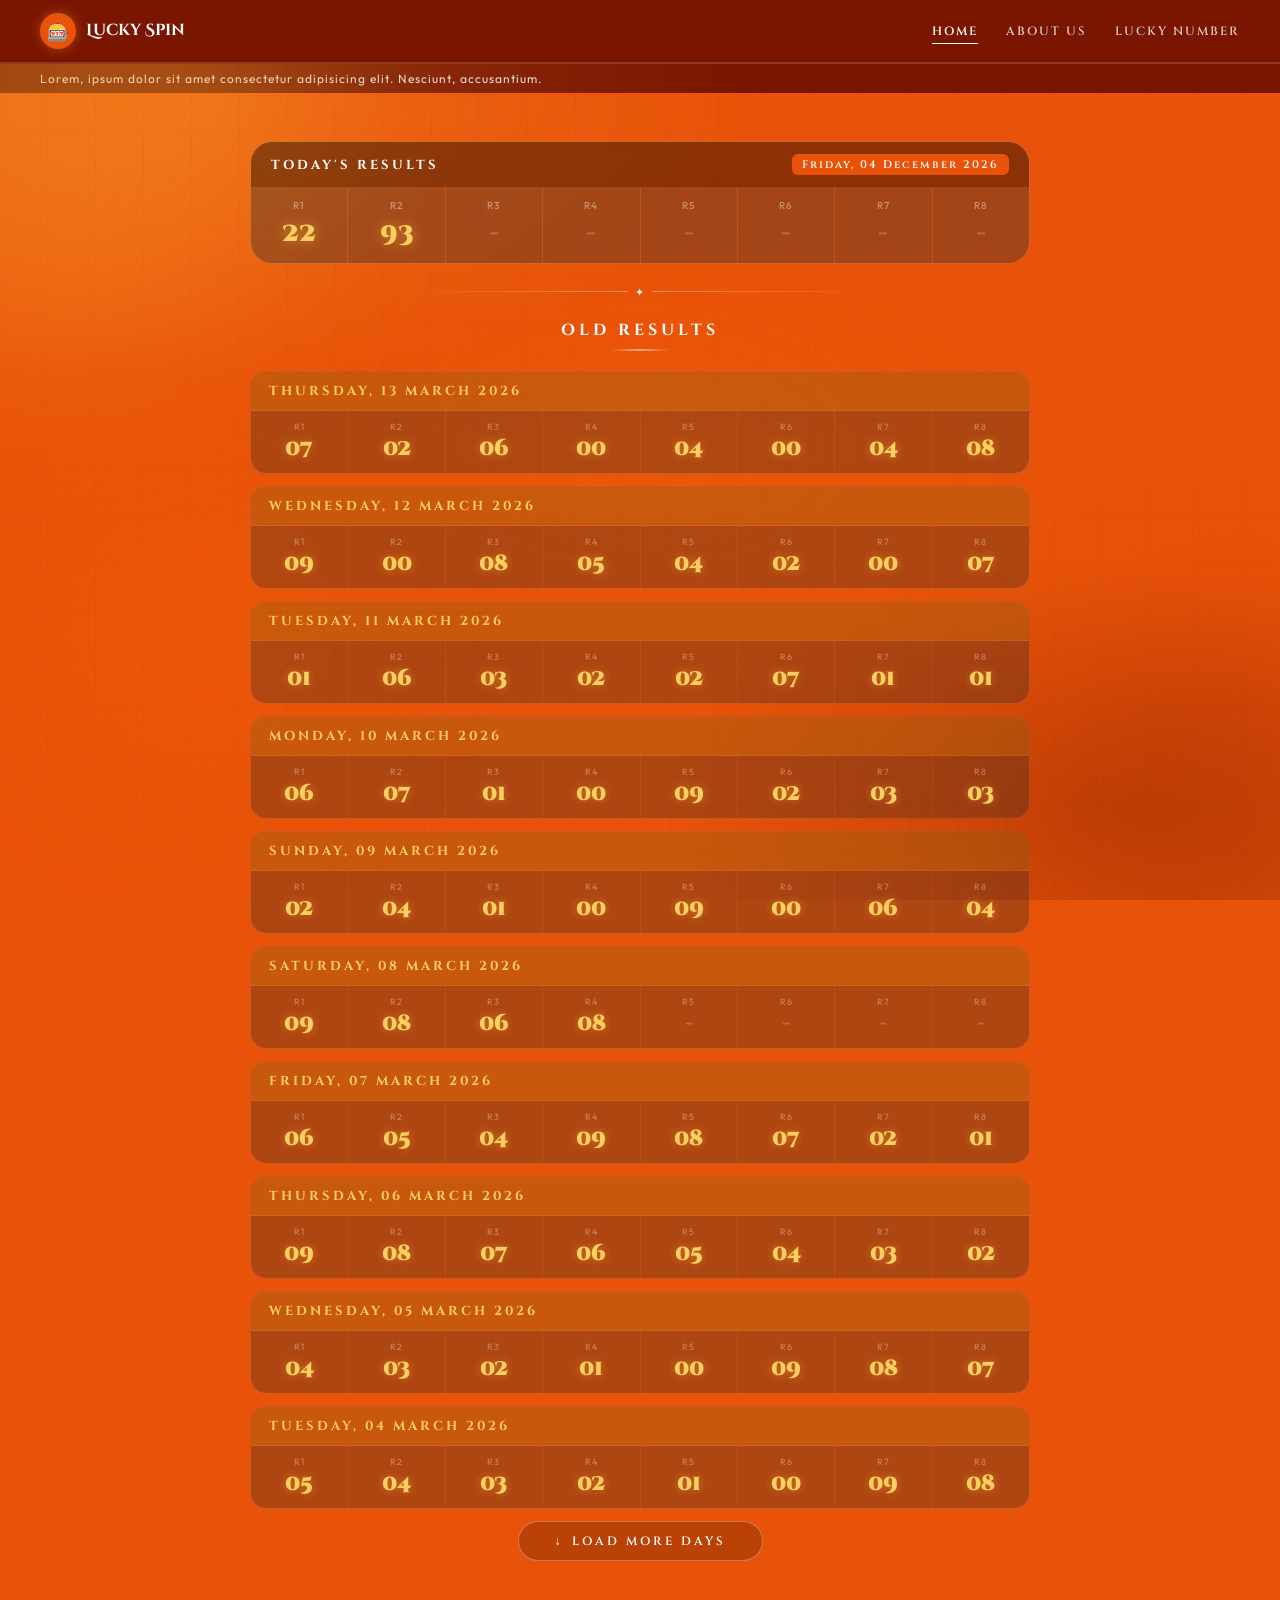
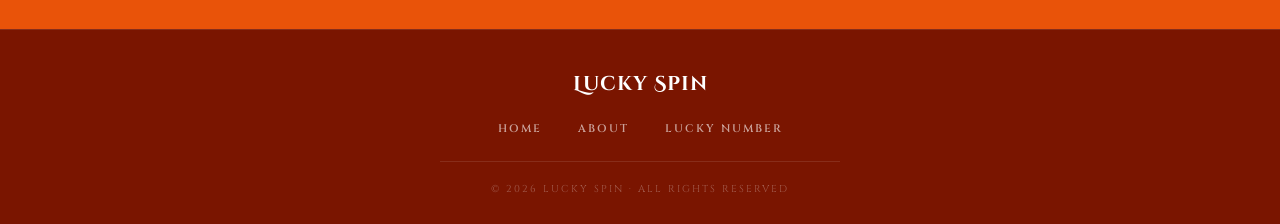
<file: index.html>
<!doctype html>
<html lang="en">

<head>
  <meta charset="UTF-8" />
  <meta name="viewport" content="width=device-width, initial-scale=1.0" />
  <title>Lucky Spin</title>
  <link
    href="https://fonts.googleapis.com/css2?family=Cinzel+Decorative:wght@700;900&family=Cinzel:wght@400;600;700&family=Outfit:wght@300;400;500;600&display=swap"
    rel="stylesheet" />
  <link rel="stylesheet" href="style.css">
</head>

<body>

  <!-- FIXED HEADER -->
  <header class="site-header" id="siteHeader">
    <a class="hdr-logo" href="#">
      <div class="hdr-logo-icon">🎰</div>
      <div class="hdr-logo-text">
        Lucky Spin
      </div>
    </a>
    <nav class="hdr-nav">
      <a href="index.html" class="active">Home</a>
      <a href="#">About Us</a>
      <a href="lucky-number.html">Lucky Number</a>
    </nav>
  </header>

  <!-- LIVE TICKER -->
  <div class="ticker">
    <span class="ticker-text">Lorem, ipsum dolor sit amet consectetur adipisicing elit. Nesciunt, accusantium.</span>
  </div>

  <div class="bg">
    <div class="orb o1"></div>
    <div class="orb o2"></div>
    <div class="orb o3"></div>
  </div>
  <div class="particles" id="particles"></div>

  <main class="wrap">

    <!-- HEADER -->

    <!-- TODAY'S RESULTS -->
    <div class="today-section">
      <div class="today-header">
        <span class="today-title">Today's Results</span>
        <span class="today-date-badge" id="todayDateBadge">—</span>
      </div>
      <div class="today-grid" id="todayGrid">
        <!-- filled by JS -->
      </div>
    </div>

    <div class="rule"></div>

    <!-- OLD RESULTS -->
    <section class="old-section" id="old-results">
      <h2 class="section-title">Old Results</h2>
      <div id="oldResultsContainer"></div>
      <div class="load-more-wrap">
        <button class="load-more-btn" id="loadMoreBtn" onclick="loadMoreResults()">
          <span>↓</span> Load More Days
        </button>
      </div>
    </section>

  </main>

  <!-- FOOTER -->
  <footer class="site-footer">
    <div class="footer-logo">
      Lucky Spin
    </div>
    <nav class="footer-nav">
      <a href="index.html">Home</a>
      <a href="#">About</a>
      <a href="lucky-number.html">Lucky Number</a>
    </nav>
    <div class="footer-rule"></div>
    <p class="footer-copy">© 2026 Lucky Spin · All Rights Reserved</p>
  </footer>

  <script src="custom.js"></script>
</body>

</html>
</file>
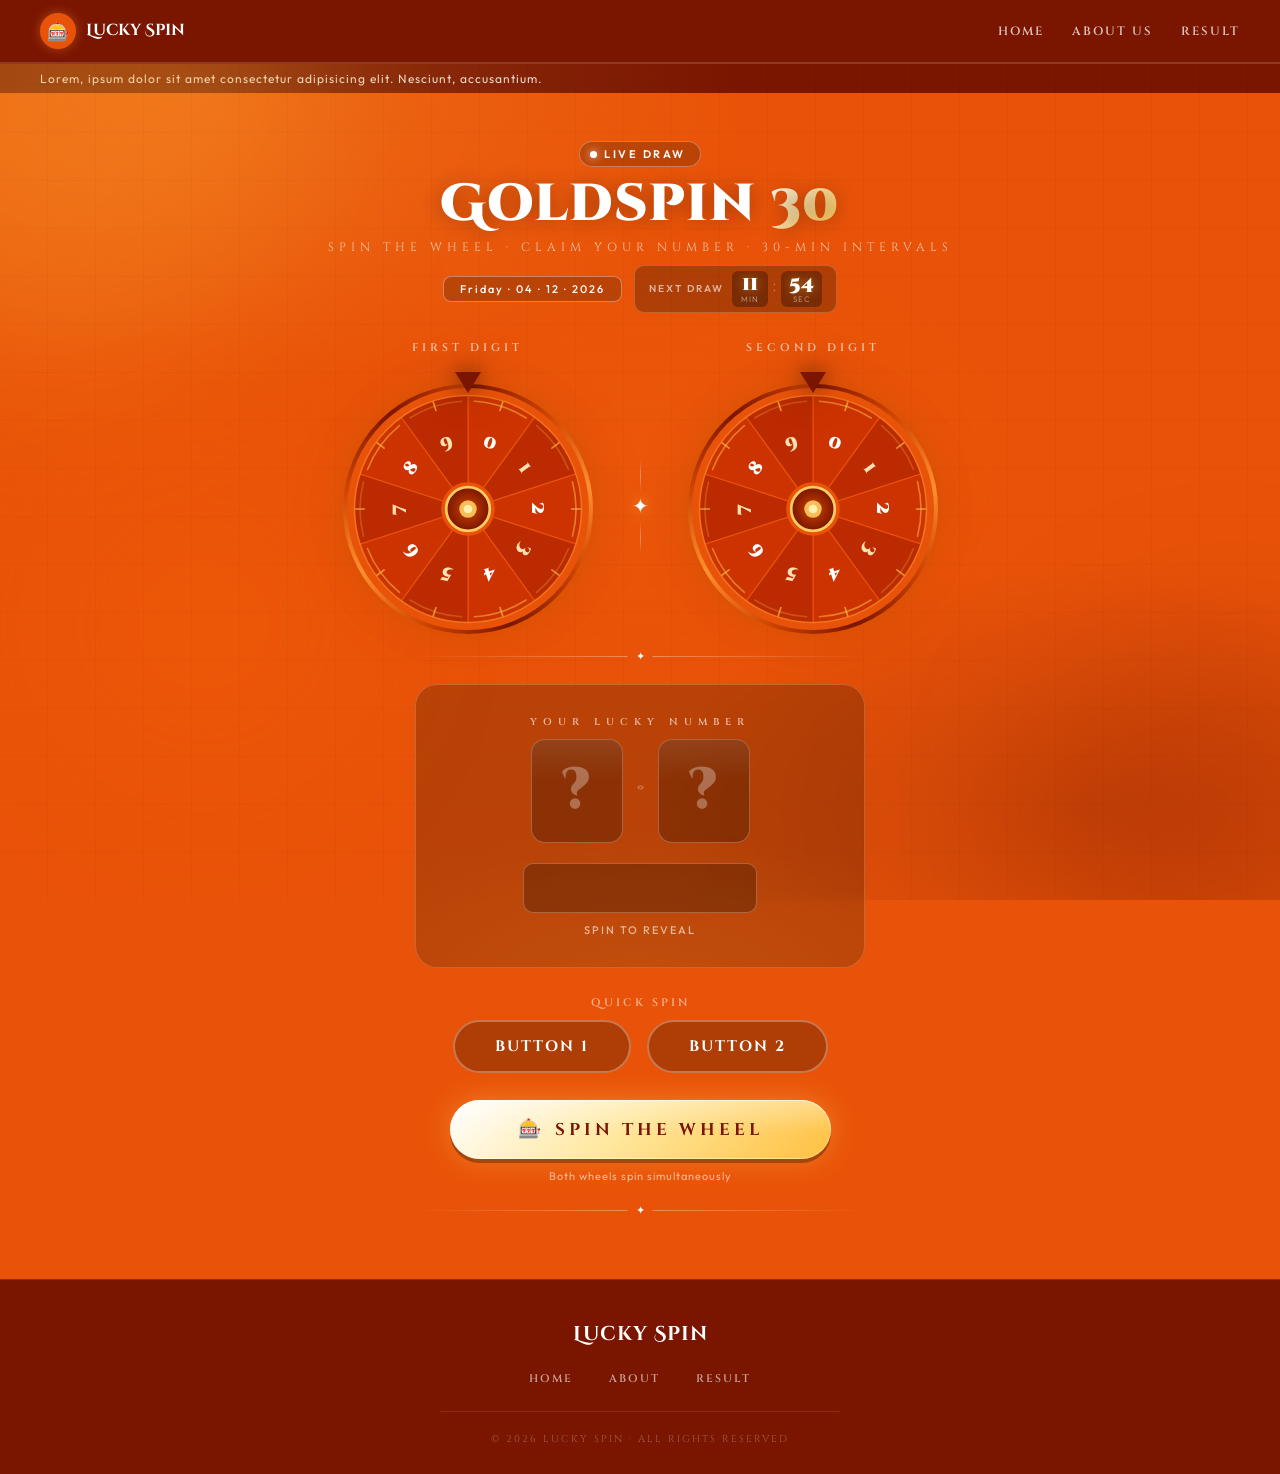
<file: goldspin-30.html>
<!doctype html>
<html lang="en">

<head>
  <meta charset="UTF-8" />
  <meta name="viewport" content="width=device-width, initial-scale=1.0" />
  <title>Goldspin 30 - Lucky Spin</title>
  <link
    href="https://fonts.googleapis.com/css2?family=Cinzel+Decorative:wght@700;900&family=Cinzel:wght@400;600;700&family=Outfit:wght@300;400;500;600&display=swap"
    rel="stylesheet" />
  <link rel="stylesheet" href="style.css">
</head>

<body data-game-mode="goldspin-30">

  <!-- FIXED HEADER -->
  <header class="site-header" id="siteHeader">
    <a class="hdr-logo" href="#">
      <div class="hdr-logo-icon">🎰</div>
      <div class="hdr-logo-text">Lucky Spin</div>
    </a>
    <nav class="hdr-nav">
      <a href="index.html">Home</a>
      <a href="#">About Us</a>
      <a href="result.html">Result</a>
    </nav>
  </header>

  <!-- LIVE TICKER -->
  <div class="ticker">
    <span class="ticker-text">Lorem, ipsum dolor sit amet consectetur adipisicing elit. Nesciunt, accusantium.</span>
  </div>

  <div class="bg">
    <div class="orb o1"></div>
    <div class="orb o2"></div>
    <div class="orb o3"></div>
  </div>
  <div class="particles" id="particles"></div>

  <main class="wrap">

    <section class="hdr">
      <div class="live-pill"><span class="live-dot"></span>Live Draw</div>
      <h1 class="title">Goldspin <span class="ff">30</span></h1>
      <p class="tagline">Spin the Wheel · Claim Your Number · 30-Min Intervals</p>
      <div class="date-row">
        <span class="date-chip" id="dateChip">—</span>
        <div class="countdown-wrap">
          <span class="cd-label">Next Draw</span>
          <div class="cd-slots">
            <div class="cd-slot"><span class="cd-num" id="cd-m">00</span><span class="cd-unit">min</span></div>
            <span class="cd-sep">:</span>
            <div class="cd-slot"><span class="cd-num" id="cd-s">00</span><span class="cd-unit">sec</span></div>
          </div>
        </div>
      </div>
    </section>

    <!-- WHEELS -->
    <section class="stage" id="lucky-number">
      <div class="wcol">
        <span class="dtag">First Digit</span>
        <div class="ptr-wrap">
          <div class="ptr"><div class="ptr-head"></div><div class="ptr-stem"></div></div>
        </div>
        <div class="wframe">
          <div class="wring" id="ring1"></div>
          <svg class="wsvg" id="wheel1" viewBox="0 0 220 220" xmlns="http://www.w3.org/2000/svg">
            <defs>
              <radialGradient id="hg" cx="50%" cy="50%" r="50%">
                <stop offset="0%" stop-color="#cc4400" />
                <stop offset="100%" stop-color="#7a1500" />
              </radialGradient>
            </defs>
            <g id="w1-group" transform="rotate(0 110 110)"></g>
            <circle cx="110" cy="110" r="20" fill="url(#hg)" stroke="#ffcc60" stroke-width="2.5" />
            <circle cx="110" cy="110" r="8" fill="#ffcc60" opacity=".9" />
            <circle cx="110" cy="110" r="4" fill="#fff0b0" />
          </svg>
        </div>
      </div>
      <div class="conn">
        <div class="cline"></div><div class="cicon">✦</div><div class="cline"></div>
      </div>
      <div class="wcol">
        <span class="dtag">Second Digit</span>
        <div class="ptr-wrap">
          <div class="ptr"><div class="ptr-head"></div><div class="ptr-stem"></div></div>
        </div>
        <div class="wframe">
          <div class="wring" id="ring2"></div>
          <svg class="wsvg" id="wheel2" viewBox="0 0 220 220" xmlns="http://www.w3.org/2000/svg">
            <g id="w2-group" transform="rotate(0 110 110)"></g>
            <circle cx="110" cy="110" r="20" fill="url(#hg)" stroke="#ffcc60" stroke-width="2.5" />
            <circle cx="110" cy="110" r="8" fill="#ffcc60" opacity=".9" />
            <circle cx="110" cy="110" r="4" fill="#fff0b0" />
          </svg>
        </div>
      </div>
    </section>

    <div class="rule"></div>

    <div class="rcard" id="resultCard">
      <span class="rbrow">Your Lucky Number</span>
      <div class="rdigits">
        <div class="dbox" id="dbox1"><span class="dval dim" id="dval1">?</span></div>
        <div class="dsep">·</div>
        <div class="dbox" id="dbox2"><span class="dval dim" id="dval2">?</span></div>
      </div>
      <input type="text" id="luckyInput" readonly style="margin-top:10px;text-align:center;font-size:18px;">
      <span class="rsub" id="rsub">Spin to reveal</span>
    </div>

    <!-- FIXED RESULT BUTTONS -->
    <div class="fixed-btns-area">
      <span class="fixed-btns-label">Quick Spin</span>
      <div class="fixed-btns-row">
        <button class="fixed-btn" onclick="spinFixed(1)">Button 1</button>
        <button class="fixed-btn" onclick="spinFixed(2)">Button 2</button>
      </div>
    </div>

    <div class="sarea">
      <button class="sbtn" id="spinBtn" onclick="spinWheels()">
        <span class="sbtn-inner"><span class="sicon">🎰</span>Spin the Wheel</span>
      </button>
      <span class="shint">Both wheels spin simultaneously</span>
    </div>

    <div class="rule"></div>

  </main>

  <footer class="site-footer">
    <div class="footer-logo">Lucky Spin</div>
    <nav class="footer-nav">
      <a href="index.html">Home</a>
      <a href="#">About</a>
      <a href="result.html">Result</a>
    </nav>
    <div class="footer-rule"></div>
    <p class="footer-copy">© 2026 Lucky Spin · All Rights Reserved</p>
  </footer>

  <script src="custom.js"></script>
</body>

</html>
</file>
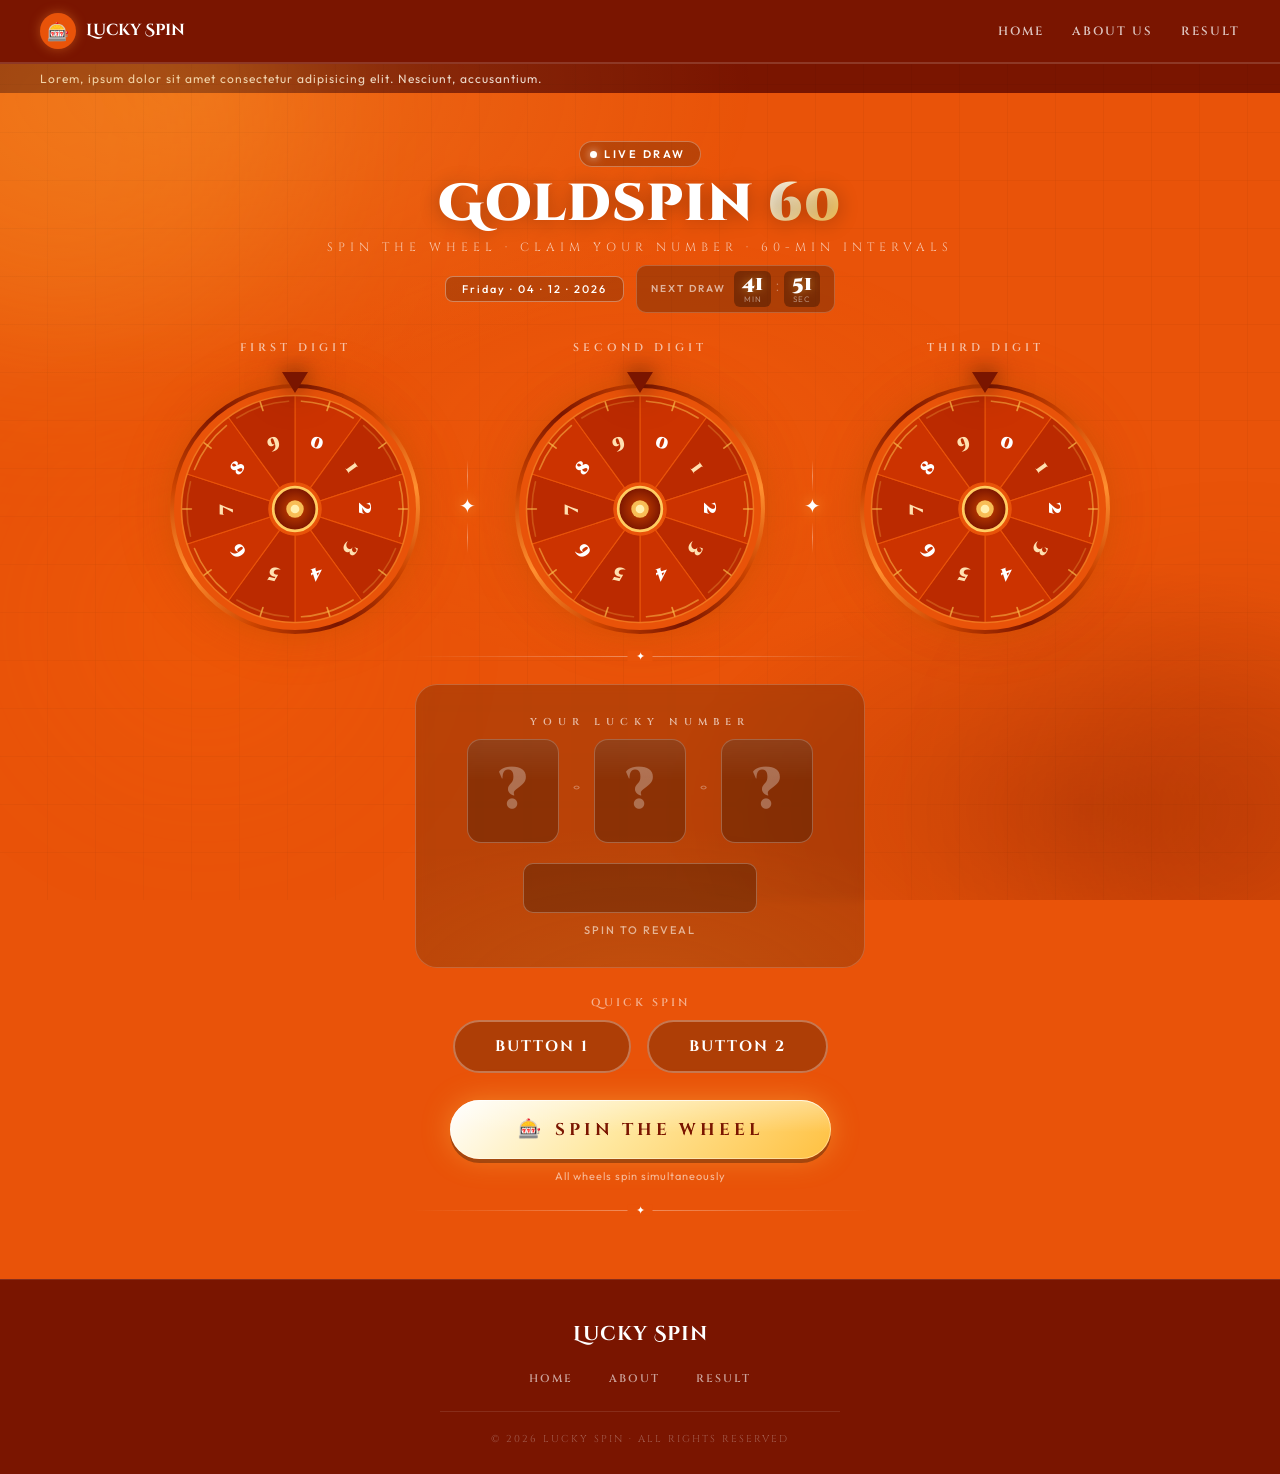
<file: goldspin-60.html>
<!doctype html>
<html lang="en">

<head>
  <meta charset="UTF-8" />
  <meta name="viewport" content="width=device-width, initial-scale=1.0" />
  <title>Goldspin 60 - Lucky Spin</title>
  <link
    href="https://fonts.googleapis.com/css2?family=Cinzel+Decorative:wght@700;900&family=Cinzel:wght@400;600;700&family=Outfit:wght@300;400;500;600&display=swap"
    rel="stylesheet" />
  <link rel="stylesheet" href="style.css">
</head>

<body data-game-mode="goldspin-60">

  <!-- FIXED HEADER -->
  <header class="site-header" id="siteHeader">
    <a class="hdr-logo" href="#">
      <div class="hdr-logo-icon">🎰</div>
      <div class="hdr-logo-text">Lucky Spin</div>
    </a>
    <nav class="hdr-nav">
      <a href="index.html">Home</a>
      <a href="#">About Us</a>
      <a href="result.html">Result</a>
    </nav>
  </header>

  <!-- LIVE TICKER -->
  <div class="ticker">
    <span class="ticker-text">Lorem, ipsum dolor sit amet consectetur adipisicing elit. Nesciunt, accusantium.</span>
  </div>

  <div class="bg">
    <div class="orb o1"></div>
    <div class="orb o2"></div>
    <div class="orb o3"></div>
  </div>
  <div class="particles" id="particles"></div>

  <main class="wrap">

    <section class="hdr">
      <div class="live-pill"><span class="live-dot"></span>Live Draw</div>
      <h1 class="title">Goldspin <span class="ff">60</span></h1>
      <p class="tagline">Spin the Wheel · Claim Your Number · 60-Min Intervals</p>
      <div class="date-row">
        <span class="date-chip" id="dateChip">—</span>
        <div class="countdown-wrap">
          <span class="cd-label">Next Draw</span>
          <div class="cd-slots">
            <div class="cd-slot"><span class="cd-num" id="cd-m">00</span><span class="cd-unit">min</span></div>
            <span class="cd-sep">:</span>
            <div class="cd-slot"><span class="cd-num" id="cd-s">00</span><span class="cd-unit">sec</span></div>
          </div>
        </div>
      </div>
    </section>

    <!-- WHEELS -->
    <section class="stage" id="lucky-number">
      <div class="wcol">
        <span class="dtag">First Digit</span>
        <div class="ptr-wrap">
          <div class="ptr"><div class="ptr-head"></div><div class="ptr-stem"></div></div>
        </div>
        <div class="wframe">
          <div class="wring" id="ring1"></div>
          <svg class="wsvg" id="wheel1" viewBox="0 0 220 220" xmlns="http://www.w3.org/2000/svg">
            <defs>
              <radialGradient id="hg" cx="50%" cy="50%" r="50%">
                <stop offset="0%" stop-color="#cc4400" />
                <stop offset="100%" stop-color="#7a1500" />
              </radialGradient>
            </defs>
            <g id="w1-group" transform="rotate(0 110 110)"></g>
            <circle cx="110" cy="110" r="20" fill="url(#hg)" stroke="#ffcc60" stroke-width="2.5" />
            <circle cx="110" cy="110" r="8" fill="#ffcc60" opacity=".9" />
            <circle cx="110" cy="110" r="4" fill="#fff0b0" />
          </svg>
        </div>
      </div>
      <div class="conn">
        <div class="cline"></div><div class="cicon">✦</div><div class="cline"></div>
      </div>
      <div class="wcol">
        <span class="dtag">Second Digit</span>
        <div class="ptr-wrap">
          <div class="ptr"><div class="ptr-head"></div><div class="ptr-stem"></div></div>
        </div>
        <div class="wframe">
          <div class="wring" id="ring2"></div>
          <svg class="wsvg" id="wheel2" viewBox="0 0 220 220" xmlns="http://www.w3.org/2000/svg">
            <g id="w2-group" transform="rotate(0 110 110)"></g>
            <circle cx="110" cy="110" r="20" fill="url(#hg)" stroke="#ffcc60" stroke-width="2.5" />
            <circle cx="110" cy="110" r="8" fill="#ffcc60" opacity=".9" />
            <circle cx="110" cy="110" r="4" fill="#fff0b0" />
          </svg>
        </div>
      </div>
      <div class="conn">
        <div class="cline"></div><div class="cicon">✦</div><div class="cline"></div>
      </div>
      <div class="wcol">
        <span class="dtag">Third Digit</span>
        <div class="ptr-wrap">
          <div class="ptr"><div class="ptr-head"></div><div class="ptr-stem"></div></div>
        </div>
        <div class="wframe">
          <div class="wring" id="ring3"></div>
          <svg class="wsvg" id="wheel3" viewBox="0 0 220 220" xmlns="http://www.w3.org/2000/svg">
            <g id="w3-group" transform="rotate(0 110 110)"></g>
            <circle cx="110" cy="110" r="20" fill="url(#hg)" stroke="#ffcc60" stroke-width="2.5" />
            <circle cx="110" cy="110" r="8" fill="#ffcc60" opacity=".9" />
            <circle cx="110" cy="110" r="4" fill="#fff0b0" />
          </svg>
        </div>
      </div>
    </section>

    <div class="rule"></div>

    <div class="rcard" id="resultCard">
      <span class="rbrow">Your Lucky Number</span>
      <div class="rdigits">
        <div class="dbox" id="dbox1"><span class="dval dim" id="dval1">?</span></div>
        <div class="dsep">·</div>
        <div class="dbox" id="dbox2"><span class="dval dim" id="dval2">?</span></div>
        <div class="dsep">·</div>
        <div class="dbox" id="dbox3"><span class="dval dim" id="dval3">?</span></div>
      </div>
      <input type="text" id="luckyInput" readonly style="margin-top:10px;text-align:center;font-size:18px;">
      <span class="rsub" id="rsub">Spin to reveal</span>
    </div>

    <!-- FIXED RESULT BUTTONS -->
    <div class="fixed-btns-area">
      <span class="fixed-btns-label">Quick Spin</span>
      <div class="fixed-btns-row">
        <button class="fixed-btn" onclick="spinFixed(1)">Button 1</button>
        <button class="fixed-btn" onclick="spinFixed(2)">Button 2</button>
      </div>
    </div>

    <div class="sarea">
      <button class="sbtn" id="spinBtn" onclick="spinWheels()">
        <span class="sbtn-inner"><span class="sicon">🎰</span>Spin the Wheel</span>
      </button>
      <span class="shint">All wheels spin simultaneously</span>
    </div>

    <div class="rule"></div>

  </main>

  <footer class="site-footer">
    <div class="footer-logo">Lucky Spin</div>
    <nav class="footer-nav">
      <a href="index.html">Home</a>
      <a href="#">About</a>
      <a href="result.html">Result</a>
    </nav>
    <div class="footer-rule"></div>
    <p class="footer-copy">© 2026 Lucky Spin · All Rights Reserved</p>
  </footer>

  <script src="custom.js"></script>
</body>

</html>
</file>
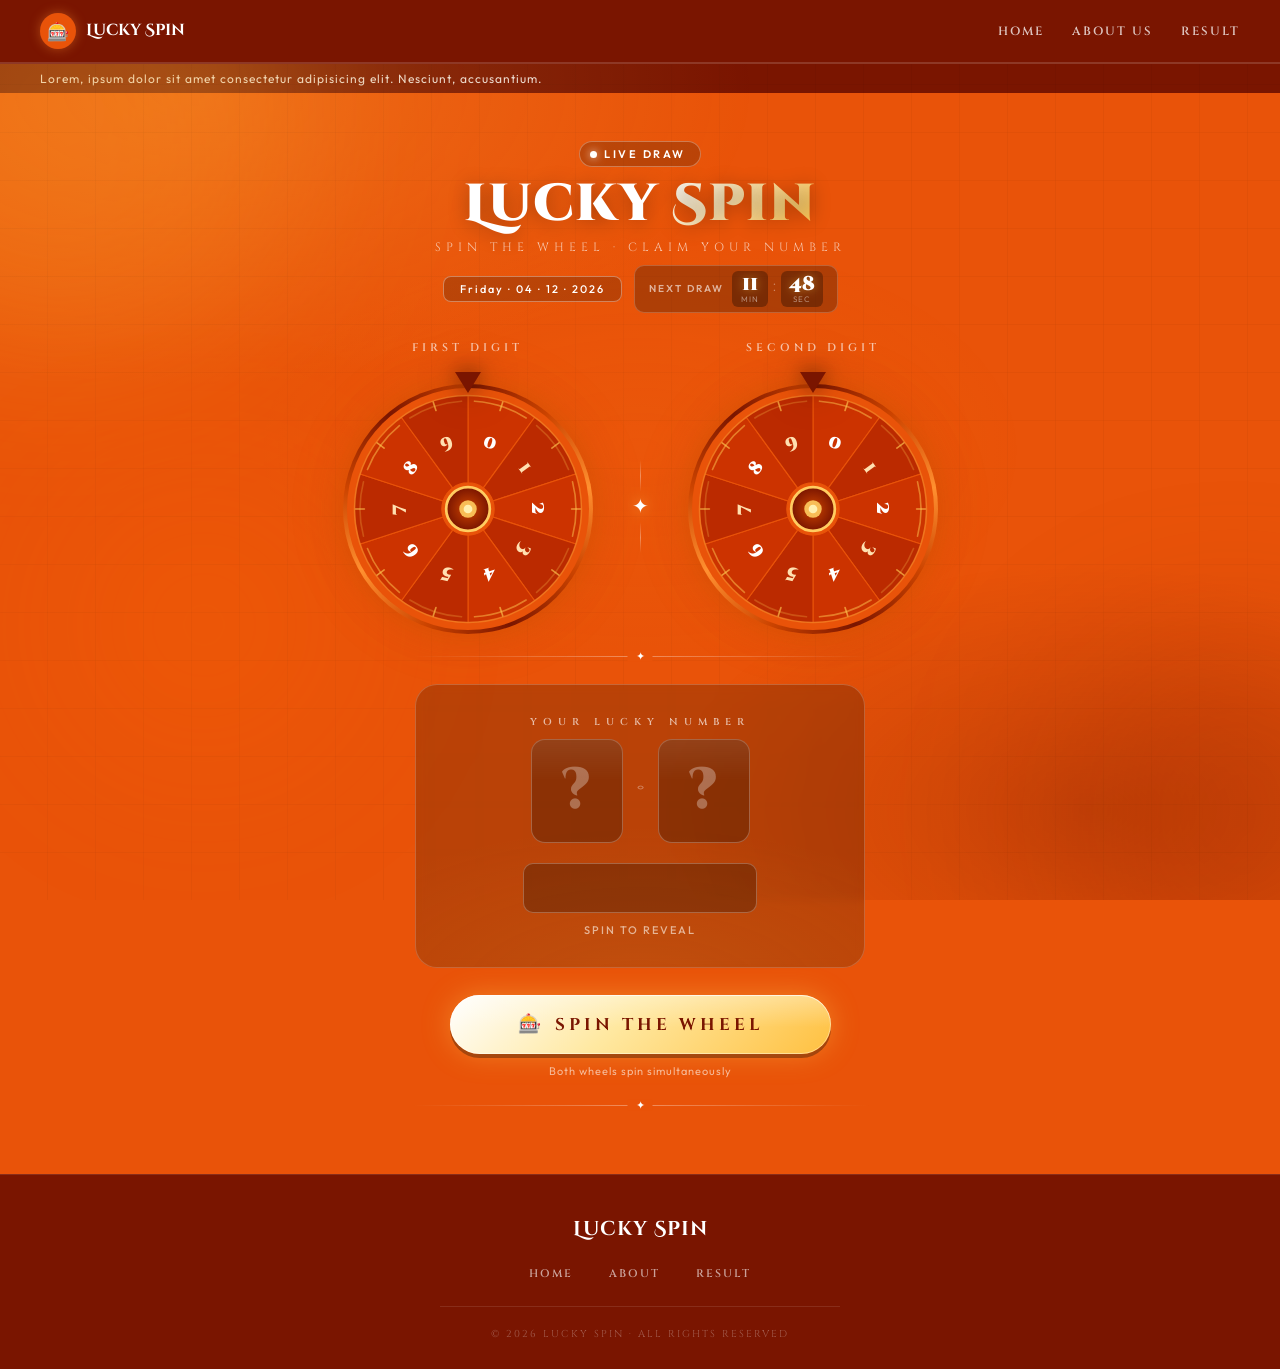
<file: lucky-number.html>
<!doctype html>
<html lang="en">

<head>
  <meta charset="UTF-8" />
  <meta name="viewport" content="width=device-width, initial-scale=1.0" />
  <title>Lucky Spin</title>
  <link
    href="https://fonts.googleapis.com/css2?family=Cinzel+Decorative:wght@700;900&family=Cinzel:wght@400;600;700&family=Outfit:wght@300;400;500;600&display=swap"
    rel="stylesheet" />
  <link rel="stylesheet" href="style.css">
</head>

<body>

  <!-- FIXED HEADER -->
  <header class="site-header" id="siteHeader">
    <a class="hdr-logo" href="#">
      <div class="hdr-logo-icon">🎰</div>
      <div class="hdr-logo-text">
        Lucky Spin
      </div>
    </a>
    <nav class="hdr-nav">
      <a href="index.html">Home</a>
      <a href="#">About Us</a>
      <a href="result.html">Result</a>
    </nav>
  </header>

  <!-- LIVE TICKER -->
  <div class="ticker">
    <span class="ticker-text">Lorem, ipsum dolor sit amet consectetur adipisicing elit. Nesciunt, accusantium.</span>
  </div>

  <div class="bg">
    <div class="orb o1"></div>
    <div class="orb o2"></div>
    <div class="orb o3"></div>
  </div>
  <div class="particles" id="particles"></div>

  <main class="wrap">

    <!-- HEADER -->
    <section class="hdr">
      <div class="live-pill"><span class="live-dot"></span>Live Draw</div>
      <h1 class="title">Lucky <span class="ff">Spin</span></h1>
      <p class="tagline">Spin the Wheel · Claim Your Number</p>
      <div class="date-row">
        <span class="date-chip" id="dateChip">—</span>
        <!-- COUNTDOWN -->
        <div class="countdown-wrap">
          <span class="cd-label">Next Draw</span>
          <div class="cd-slots">
            <div class="cd-slot"><span class="cd-num" id="cd-m">00</span><span class="cd-unit">min</span></div>
            <span class="cd-sep">:</span>
            <div class="cd-slot"><span class="cd-num" id="cd-s">00</span><span class="cd-unit">sec</span></div>
          </div>
        </div>
      </div>
    </section>

    <!-- WHEELS -->
    <section class="stage" id="lucky-number">
      <div class="wcol">
        <span class="dtag">First Digit</span>
        <div class="ptr-wrap">
          <div class="ptr">
            <div class="ptr-head"></div>
            <div class="ptr-stem"></div>
          </div>
        </div>
        <div class="wframe">
          <div class="wring" id="ring1"></div>
          <svg class="wsvg" id="wheel1" viewBox="0 0 220 220" xmlns="http://www.w3.org/2000/svg">
            <defs>
              <radialGradient id="hg" cx="50%" cy="50%" r="50%">
                <stop offset="0%" stop-color="#cc4400" />
                <stop offset="100%" stop-color="#7a1500" />
              </radialGradient>
            </defs>
            <g id="w1-group" transform="rotate(0 110 110)"></g>
            <circle cx="110" cy="110" r="20" fill="url(#hg)" stroke="#ffcc60" stroke-width="2.5" />
            <circle cx="110" cy="110" r="8" fill="#ffcc60" opacity=".9" />
            <circle cx="110" cy="110" r="4" fill="#fff0b0" />
          </svg>
        </div>
      </div>
      <div class="conn">
        <div class="cline"></div>
        <div class="cicon">✦</div>
        <div class="cline"></div>
      </div>
      <div class="wcol">
        <span class="dtag">Second Digit</span>
        <div class="ptr-wrap">
          <div class="ptr">
            <div class="ptr-head"></div>
            <div class="ptr-stem"></div>
          </div>
        </div>
        <div class="wframe">
          <div class="wring" id="ring2"></div>
          <svg class="wsvg" id="wheel2" viewBox="0 0 220 220" xmlns="http://www.w3.org/2000/svg">
            <g id="w2-group" transform="rotate(0 110 110)"></g>
            <circle cx="110" cy="110" r="20" fill="url(#hg)" stroke="#ffcc60" stroke-width="2.5" />
            <circle cx="110" cy="110" r="8" fill="#ffcc60" opacity=".9" />
            <circle cx="110" cy="110" r="4" fill="#fff0b0" />
          </svg>
        </div>
      </div>
    </section>

    <div class="rule"></div>

    <div class="rcard" id="resultCard">
      <span class="rbrow">Your Lucky Number</span>
      <div class="rdigits">
        <div class="dbox" id="dbox1"><span class="dval dim" id="dval1">?</span></div>
        <div class="dsep">·</div>
        <div class="dbox" id="dbox2"><span class="dval dim" id="dval2">?</span></div>
      </div>
      <input type="text" id="luckyInput" readonly style="margin-top: 10px; text-align: center; font-size: 18px;">
      <span class="rsub" id="rsub">Spin to reveal</span>
    </div>

    <div class="sarea">
      <button class="sbtn" id="spinBtn" onclick="spinWheels()">
        <span class="sbtn-inner"><span class="sicon">🎰</span>Spin the Wheel</span>
      </button>
      <span class="shint">Both wheels spin simultaneously</span>
    </div>

    <div class="rule"></div>

  </main>

  <!-- FOOTER -->
  <footer class="site-footer">
    <div class="footer-logo">
      Lucky Spin
    </div>
    <nav class="footer-nav">
      <a href="index.html">Home</a>
      <a href="#">About</a>
      <a href="result.html">Result</a>
    </nav>
    <div class="footer-rule"></div>
    <p class="footer-copy">© 2026 Lucky Spin · All Rights Reserved</p>
  </footer>

  <script src="custom.js"></script>
</body>

</html>
</file>
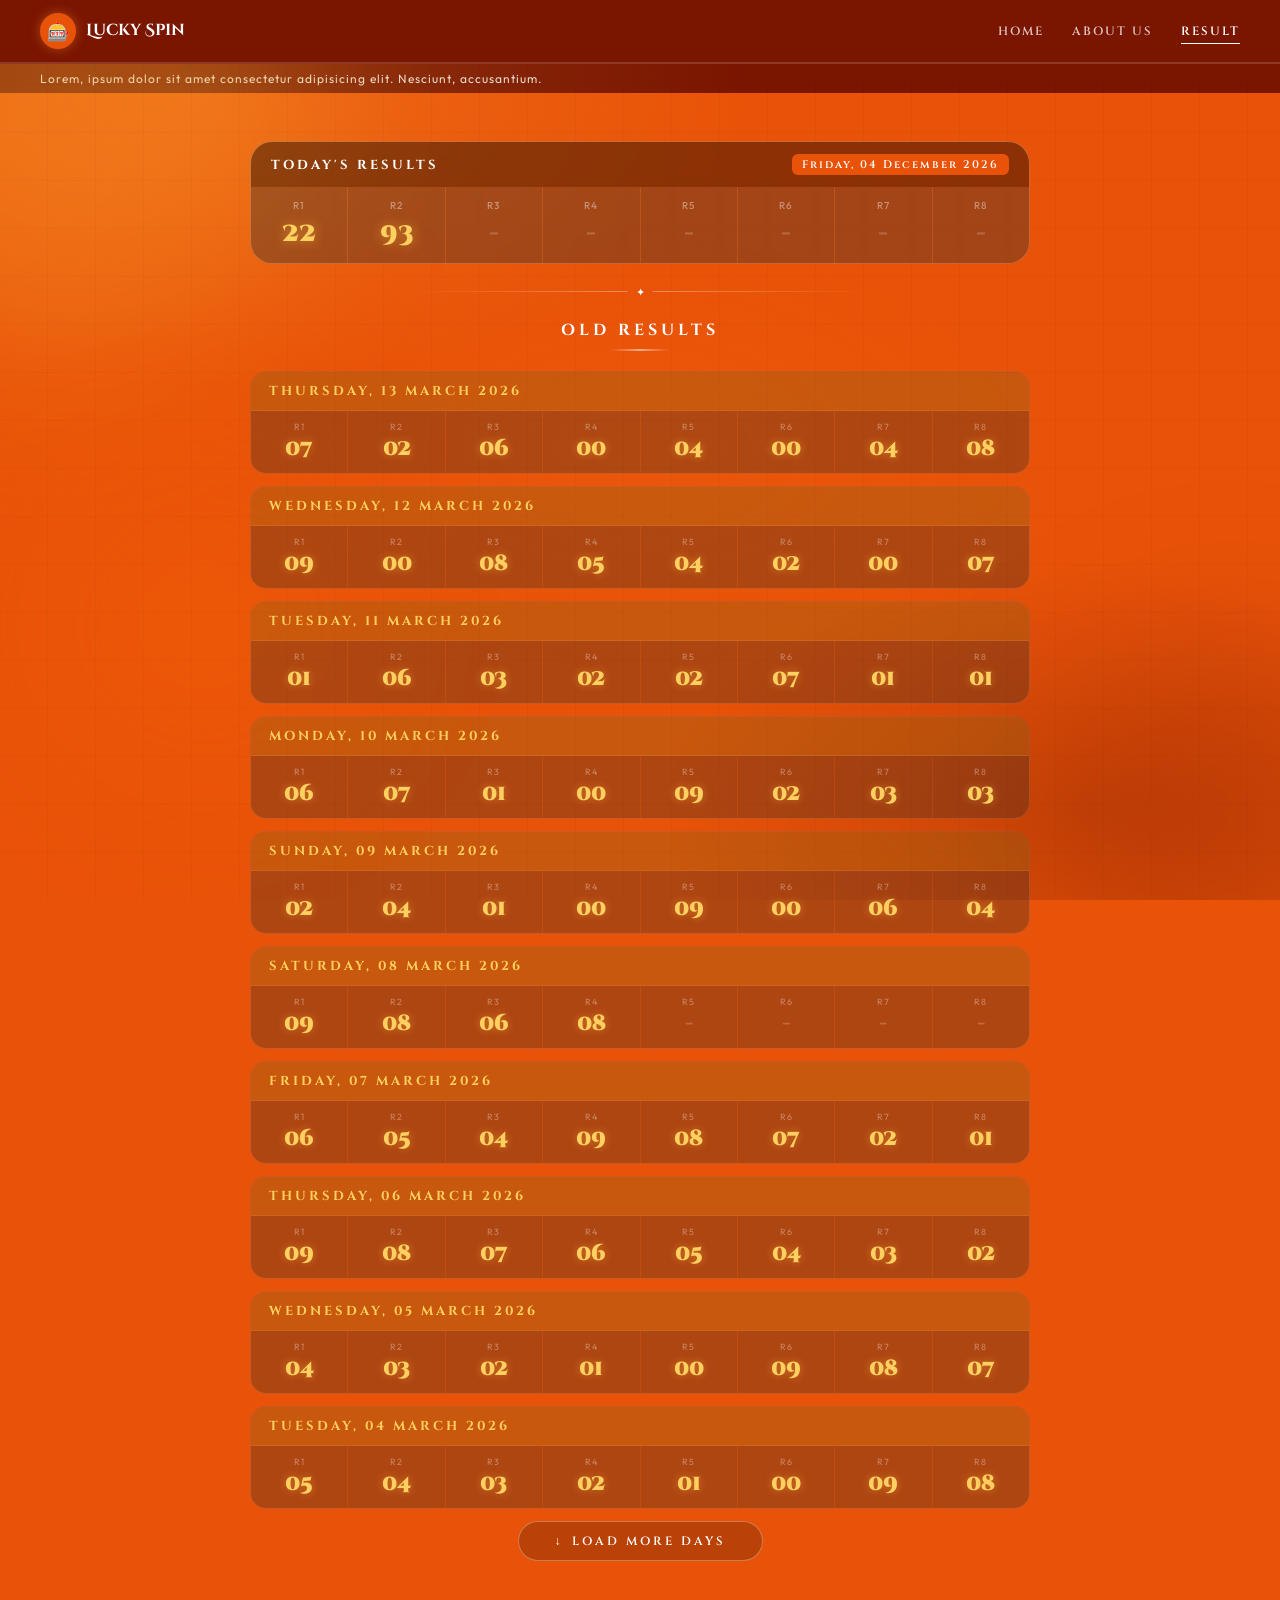
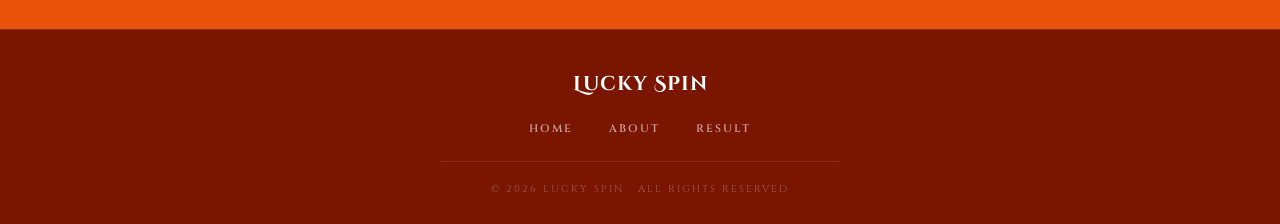
<file: result.html>
<!doctype html>
<html lang="en">

<head>
  <meta charset="UTF-8" />
  <meta name="viewport" content="width=device-width, initial-scale=1.0" />
  <title>Lucky Spin</title>
  <link
    href="https://fonts.googleapis.com/css2?family=Cinzel+Decorative:wght@700;900&family=Cinzel:wght@400;600;700&family=Outfit:wght@300;400;500;600&display=swap"
    rel="stylesheet" />
  <link rel="stylesheet" href="style.css">
</head>

<body>

  <!-- FIXED HEADER -->
  <header class="site-header" id="siteHeader">
    <a class="hdr-logo" href="#">
      <div class="hdr-logo-icon">🎰</div>
      <div class="hdr-logo-text">
        Lucky Spin
      </div>
    </a>
    <nav class="hdr-nav">
      <a href="index.html">Home</a>
      <a href="#">About Us</a>
      <a href="result.html" class="active">Result</a>
    </nav>
  </header>

  <!-- LIVE TICKER -->
  <div class="ticker">
    <span class="ticker-text">Lorem, ipsum dolor sit amet consectetur adipisicing elit. Nesciunt, accusantium.</span>
  </div>

  <div class="bg">
    <div class="orb o1"></div>
    <div class="orb o2"></div>
    <div class="orb o3"></div>
  </div>
  <div class="particles" id="particles"></div>

  <main class="wrap">

    <!-- HEADER -->

    <!-- TODAY'S RESULTS -->
    <div class="today-section">
      <div class="today-header">
        <span class="today-title">Today's Results</span>
        <span class="today-date-badge" id="todayDateBadge">—</span>
      </div>
      <div class="today-grid" id="todayGrid">
        <!-- filled by JS -->
      </div>
    </div>

    <div class="rule"></div>

    <!-- OLD RESULTS -->
    <section class="old-section" id="old-results">
      <h2 class="section-title">Old Results</h2>
      <div id="oldResultsContainer"></div>
      <div class="load-more-wrap">
        <button class="load-more-btn" id="loadMoreBtn" onclick="loadMoreResults()">
          <span>↓</span> Load More Days
        </button>
      </div>
    </section>

  </main>

  <!-- FOOTER -->
  <footer class="site-footer">
    <div class="footer-logo">
      Lucky Spin
    </div>
    <nav class="footer-nav">
      <a href="index.html">Home</a>
      <a href="#">About</a>
      <a href="result.html">Result</a>
    </nav>
    <div class="footer-rule"></div>
    <p class="footer-copy">© 2026 Lucky Spin · All Rights Reserved</p>
  </footer>

  <script src="custom.js"></script>
</body>

</html>
</file>
<file: style.css>
:root {
  --ink: #e95309;
  --deep: #d14a06;
  --card: #c94200;
  --border: rgba(255, 255, 255, 0.15);
  --gold: #fff0c0;
  --gold2: #ffffff;
  --gold3: #ffe090;
  --crimson: #7a1500;
  --teal: #ff9a40;
  --text: #fff8f0;
  --muted: rgba(255, 255, 255, 0.6);
  --dim: rgba(255, 255, 255, 0.25);
  --glow-g: rgba(255, 230, 150, 0.5);
  --wheel-size: min(220px, 42vw);
  --hdr-h: 64px;
}

@media (max-width: 480px) {
  :root {
    --wheel-size: min(120px, 40vw);
    --hdr-h: 56px;
  }
}

@media (min-width: 600px) {
  :root {
    --wheel-size: min(240px, 38vw);
  }
}

@media (min-width: 900px) {
  :root {
    --wheel-size: 240px;
  }
}

*,
*::before,
*::after {
  margin: 0;
  padding: 0;
  box-sizing: border-box;
}

html {
  font-size: 16px;
  scroll-behavior: smooth;
}

body {
  min-height: 100vh;
  background: var(--ink);
  font-family: "Outfit", sans-serif;
  display: flex;
  flex-direction: column;
  align-items: center;
  overflow-x: hidden;
  position: relative;
}

/* ── FIXED HEADER ── */
.site-header {
  position: fixed;
  top: 0;
  left: 0;
  right: 0;
  z-index: 200;
  height: var(--hdr-h);
  background: var(--crimson);
  border-bottom: 2px solid rgba(255, 255, 255, 0.15);
  display: flex;
  align-items: center;
  justify-content: space-between;
  padding: 0 clamp(14px, 4vw, 40px);
  transition:
    background 0.3s,
    box-shadow 0.3s;
}

.site-header.scrolled {
  background: rgba(90, 10, 0, 0.97);
  box-shadow: 0 4px 30px rgba(0, 0, 0, 0.4);
  backdrop-filter: blur(12px);
}

.hdr-logo {
  display: flex;
  align-items: center;
  gap: 10px;
  text-decoration: none;
}

.hdr-logo-icon {
  width: 36px;
  height: 36px;
  border-radius: 50%;
  background: var(--ink);
  display: flex;
  align-items: center;
  justify-content: center;
  font-size: 18px;
  flex-shrink: 0;
  box-shadow: 0 0 12px rgba(255, 150, 50, 0.4);
}

.hdr-logo-text {
  font-family: "Cinzel Decorative", serif;
  font-size: clamp(11px, 2.5vw, 16px);
  font-weight: 700;
  color: #fff;
  line-height: 1.2;
}

.hdr-logo-text span {
  display: block;
  font-family: "Cinzel", serif;
  font-size: 0.7em;
  font-weight: 400;
  color: rgba(255, 255, 255, 0.6);
  letter-spacing: 2px;
  text-transform: uppercase;
}

.hdr-nav {
  display: flex;
  align-items: center;
  gap: clamp(10px, 3vw, 28px);
}

.hdr-nav a {
  font-family: "Cinzel", serif;
  font-size: clamp(9px, 1.8vw, 12px);
  font-weight: 600;
  letter-spacing: 2px;
  text-transform: uppercase;
  color: rgba(255, 255, 255, 0.75);
  text-decoration: none;
  transition: color 0.2s;
  padding: 4px 0;
  border-bottom: 1.5px solid transparent;
}

.hdr-nav a:hover {
  color: #fff;
  border-bottom-color: rgba(255, 200, 80, 0.7);
}

.hdr-nav a.active {
  color: #fff;
  border-bottom-color: #fff;
}

/* ── LIVE TICKER ── */
.ticker {
  width: 100%;
  background: var(--crimson);
  padding: 7px clamp(14px, 4vw, 40px);
  display: flex;
  align-items: center;
  gap: 12px;
  margin-top: var(--hdr-h);
  overflow: hidden;
}

.ticker-label {
  flex-shrink: 0;
  background: var(--ink);
  border-radius: 4px;
  padding: 2px 8px;
  font-size: 10px;
  font-weight: 700;
  letter-spacing: 2px;
  text-transform: uppercase;
  color: #fff;
}

.ticker-text {
  font-size: clamp(10px, 2vw, 12px);
  color: rgba(255, 255, 255, 0.85);
  letter-spacing: 1px;
  white-space: nowrap;
  animation: scrollTicker 28s linear infinite;
}

@keyframes scrollTicker {
  from {
    transform: translateX(100vw);
  }

  to {
    transform: translateX(-100%);
  }
}

/* ── BG ── */
.bg {
  position: fixed;
  inset: 0;
  pointer-events: none;
  z-index: 0;
  overflow: hidden;
}

.bg::before {
  content: "";
  position: absolute;
  inset: 0;
  background:
    radial-gradient(
      ellipse 80% 60% at 15% 10%,
      rgba(255, 200, 80, 0.18) 0%,
      transparent 55%
    ),
    radial-gradient(
      ellipse 60% 50% at 85% 90%,
      rgba(100, 20, 0, 0.25) 0%,
      transparent 55%
    ),
    radial-gradient(
      ellipse 50% 40% at 50% 50%,
      rgba(255, 120, 20, 0.1) 0%,
      transparent 60%
    );
}

.bg::after {
  content: "";
  position: absolute;
  inset: 0;
  background-image:
    repeating-linear-gradient(
      0deg,
      transparent,
      transparent 47px,
      rgba(0, 0, 0, 0.06) 48px
    ),
    repeating-linear-gradient(
      90deg,
      transparent,
      transparent 47px,
      rgba(0, 0, 0, 0.06) 48px
    );
}

.orb {
  position: absolute;
  border-radius: 50%;
  filter: blur(90px);
  opacity: 0.22;
  animation: drift 20s ease-in-out infinite alternate;
}

.o1 {
  width: 500px;
  height: 500px;
  background: #ffb830;
  top: -15%;
  left: -15%;
  animation-delay: 0s;
}

.o2 {
  width: 350px;
  height: 350px;
  background: #7a1500;
  bottom: -10%;
  right: -10%;
  animation-delay: -8s;
}

.o3 {
  width: 280px;
  height: 280px;
  background: #ff6a00;
  bottom: 15%;
  left: 5%;
  animation-delay: -14s;
}

@keyframes drift {
  from {
    transform: translate(0, 0) scale(1);
  }

  to {
    transform: translate(50px, 35px) scale(1.12);
  }
}

/* ── MAIN WRAP ── */
.wrap {
  position: relative;
  z-index: 10;
  width: 100%;
  max-width: 860px;
  padding: clamp(20px, 5vw, 48px) clamp(14px, 4vw, 40px);
  display: flex;
  flex-direction: column;
  align-items: center;
  gap: clamp(18px, 3vh, 30px);
}

/* ── HEADER SECTION ── */
.hdr {
  text-align: center;
}

.live-pill {
  display: inline-flex;
  align-items: center;
  gap: 7px;
  background: rgba(0, 0, 0, 0.2);
  border: 1px solid rgba(255, 255, 255, 0.3);
  border-radius: 100px;
  padding: 5px 14px 5px 10px;
  font-size: clamp(9px, 2vw, 11px);
  font-weight: 600;
  letter-spacing: 2.5px;
  color: #fff;
  text-transform: uppercase;
  margin-bottom: 10px;
}

.live-dot {
  width: 7px;
  height: 7px;
  border-radius: 50%;
  background: #fff;
  box-shadow: 0 0 8px rgba(255, 255, 255, 0.8);
  animation: blink 1.4s ease-in-out infinite;
}

@keyframes blink {
  0%,
  100% {
    opacity: 1;
  }

  50% {
    opacity: 0.2;
  }
}

.title {
  font-family: "Cinzel Decorative", serif;
  font-size: clamp(20px, 5.5vw, 52px);
  font-weight: 900;
  line-height: 1.05;
  color: #fff;
  letter-spacing: 1px;
  text-shadow: 0 2px 20px rgba(0, 0, 0, 0.3);
}

.ff {
  background: linear-gradient(135deg, #fff 0%, #ffe0a0 50%, #ffc040 100%);
  -webkit-background-clip: text;
  -webkit-text-fill-color: transparent;
  background-clip: text;
}

.tagline {
  margin-top: 7px;
  font-family: "Cinzel", serif;
  font-size: clamp(9px, 2vw, 12px);
  letter-spacing: clamp(2px, 1vw, 5px);
  color: rgba(255, 255, 255, 0.65);
  text-transform: uppercase;
}

/* ── DATE + COUNTDOWN ROW ── */
.date-row {
  display: flex;
  align-items: center;
  justify-content: center;
  gap: 12px;
  flex-wrap: wrap;
  margin-top: 10px;
}

.date-chip {
  display: inline-block;
  background: rgba(0, 0, 0, 0.2);
  border: 1px solid rgba(255, 255, 255, 0.35);
  border-radius: 8px;
  padding: 5px 16px;
  font-size: clamp(9px, 2vw, 11px);
  font-weight: 500;
  letter-spacing: 2px;
  color: #fff;
}

/* ── COUNTDOWN ── */
.countdown-wrap {
  display: flex;
  align-items: center;
  gap: 8px;
  background: rgba(0, 0, 0, 0.25);
  border: 1px solid rgba(255, 255, 255, 0.2);
  border-radius: 10px;
  padding: 5px 14px;
}

.cd-label {
  font-size: clamp(8px, 1.8vw, 10px);
  font-weight: 600;
  letter-spacing: 2px;
  color: rgba(255, 255, 255, 0.6);
  text-transform: uppercase;
  flex-shrink: 0;
}

.cd-slots {
  display: flex;
  align-items: center;
  gap: 5px;
}

.cd-slot {
  display: flex;
  flex-direction: column;
  align-items: center;
  background: rgba(0, 0, 0, 0.3);
  border-radius: 6px;
  padding: 3px 8px;
  min-width: 36px;
}

.cd-num {
  font-family: "Cinzel Decorative", serif;
  font-size: clamp(14px, 3vw, 20px);
  font-weight: 900;
  color: #fff;
  line-height: 1;
  text-shadow: 0 0 10px rgba(255, 200, 80, 0.5);
}

.cd-unit {
  font-size: 8px;
  color: rgba(255, 255, 255, 0.45);
  letter-spacing: 1px;
  text-transform: uppercase;
}

.cd-sep {
  font-family: "Cinzel Decorative", serif;
  font-size: 16px;
  color: rgba(255, 255, 255, 0.4);
  margin-bottom: 6px;
}

/* ── CURRENT DAY RESULTS ── */
.today-section {
  width: 100%;
  background: rgba(0, 0, 0, 0.2);
  border: 1px solid rgba(255, 255, 255, 0.2);
  border-radius: clamp(14px, 3vw, 22px);
  overflow: hidden;
  backdrop-filter: blur(4px);
}

.today-header {
  background: rgba(0, 0, 0, 0.25);
  padding: 12px 20px;
  display: flex;
  align-items: center;
  justify-content: space-between;
}

.today-title {
  font-family: "Cinzel", serif;
  font-size: clamp(10px, 2vw, 13px);
  font-weight: 700;
  letter-spacing: 3px;
  text-transform: uppercase;
  color: #fff;
}

.today-date-badge {
  background: var(--ink);
  border-radius: 6px;
  padding: 3px 10px;
  font-family: "Cinzel", serif;
  font-size: clamp(9px, 1.8vw, 11px);
  font-weight: 600;
  letter-spacing: 2px;
  color: #fff;
}

.today-grid {
  display: grid;
  grid-template-columns: repeat(8, 1fr);
  gap: 1px;
  background: rgba(255, 255, 255, 0.08);
}

.today-cell {
  background: rgba(0, 0, 0, 0.15);
  padding: 12px 6px;
  display: flex;
  flex-direction: column;
  align-items: center;
  gap: 4px;
}

.today-cell:hover {
  background: rgba(255, 255, 255, 0.05);
}

.tc-round {
  font-family: "Outfit", sans-serif;
  font-size: clamp(8px, 1.5vw, 10px);
  font-weight: 500;
  color: rgba(255, 255, 255, 0.4);
  letter-spacing: 1px;
}

.tc-patti {
  font-family: "Cinzel Decorative", serif;
  font-size: clamp(13px, 2.5vw, 18px);
  font-weight: 700;
  color: #fff;
  text-shadow: 0 0 8px rgba(255, 200, 80, 0.3);
}

.tc-num {
  font-family: "Cinzel Decorative", serif;
  font-size: clamp(18px, 3.5vw, 26px);
  font-weight: 900;
  color: #ffd060;
  text-shadow: 0 0 12px rgba(255, 200, 80, 0.5);
}

.tc-empty .tc-patti,
.tc-empty .tc-num {
  color: rgba(255, 255, 255, 0.2);
}

@media (max-width: 540px) {
  .today-grid {
    grid-template-columns: repeat(4, 1fr);
  }
}

/* ── RULE ── */
.rule {
  width: 100%;
  max-width: 460px;
  height: 1px;
  background: linear-gradient(
    90deg,
    transparent,
    rgba(255, 255, 255, 0.35),
    transparent
  );
  position: relative;
}

.rule::before {
  content: "✦";
  position: absolute;
  top: 50%;
  left: 50%;
  transform: translate(-50%, -50%);
  color: #fff;
  font-size: 11px;
  background: var(--ink);
  padding: 0 8px;
  line-height: 1;
}

/* ── WHEELS ── */
.stage {
  display: flex;
  align-items: center;
  justify-content: center;
  gap: clamp(10px, 3.5vw, 44px);
  width: 100%;
}

.wcol {
  display: flex;
  flex-direction: column;
  align-items: center;
  gap: 0;
}

.dtag {
  font-family: "Cinzel", serif;
  font-size: clamp(8px, 1.8vw, 11px);
  font-weight: 600;
  letter-spacing: clamp(2px, 1vw, 4px);
  color: rgba(255, 255, 255, 0.65);
  text-transform: uppercase;
  margin-bottom: clamp(6px, 1.5vh, 12px);
}

.ptr-wrap {
  width: var(--wheel-size);
  height: 26px;
  display: flex;
  justify-content: center;
  align-items: flex-end;
  z-index: 20;
  margin-bottom: -4px;
}

.ptr {
  display: flex;
  flex-direction: column;
  align-items: center;
}

.ptr-head {
  width: 0;
  height: 0;
  border-left: clamp(8px, 2vw, 13px) solid transparent;
  border-right: clamp(8px, 2vw, 13px) solid transparent;
  border-top: clamp(14px, 2.8vw, 21px) solid #7a1500;
  filter: drop-shadow(0 0 10px rgba(0, 0, 0, 0.5))
    drop-shadow(0 0 20px rgba(100, 20, 0, 0.4));
}

.ptr-stem {
  width: 3px;
  height: 0;
  background: #7a1500;
}

.wframe {
  position: relative;
  width: var(--wheel-size);
  height: var(--wheel-size);
}

.wring {
  position: absolute;
  inset: -5px;
  border-radius: 50%;
  background: conic-gradient(
    from 0deg,
    #7a1500,
    #cc4400,
    #ff9030,
    #cc4400,
    #7a1500,
    #cc4400,
    #ff9030,
    #cc4400,
    #7a1500,
    #cc4400
  );
  box-shadow:
    0 0 28px rgba(200, 80, 0, 0.5),
    0 0 55px rgba(200, 80, 0, 0.2);
  transition: box-shadow 0.4s;
  z-index: -1;
}

.wring::before {
  content: "";
  position: absolute;
  inset: 4px;
  border-radius: 50%;
  background: var(--ink);
}

.wring.hot {
  animation: ringPulse 0.55s ease-in-out infinite alternate;
}

@keyframes ringPulse {
  from {
    box-shadow:
      0 0 35px rgba(255, 150, 50, 0.5),
      0 0 70px rgba(255, 150, 50, 0.25);
  }

  to {
    box-shadow:
      0 0 65px rgba(255, 200, 80, 0.7),
      0 0 120px rgba(255, 200, 80, 0.4),
      0 0 190px rgba(255, 150, 50, 0.2);
  }
}

.wsvg {
  width: 100%;
  height: 100%;
  border-radius: 50%;
  display: block;
}

/* CONNECTOR */
.conn {
  display: flex;
  flex-direction: column;
  align-items: center;
  gap: 5px;
  padding-top: clamp(26px, 5vh, 46px);
  flex-shrink: 0;
}

.cline {
  width: 1px;
  height: clamp(20px, 3.5vh, 38px);
  background: linear-gradient(
    to bottom,
    transparent,
    rgba(255, 255, 255, 0.35),
    transparent
  );
}

.cicon {
  font-family: "Cinzel Decorative", serif;
  font-size: clamp(13px, 2.8vw, 20px);
  color: #fff;
  text-shadow: 0 0 14px rgba(255, 200, 80, 0.7);
  line-height: 1;
}

/* RESULT CARD */
.rcard {
  position: relative;
  background: rgba(0, 0, 0, 0.2);
  border: 1px solid rgba(255, 255, 255, 0.2);
  border-radius: clamp(14px, 3vw, 22px);
  padding: clamp(18px, 3vw, 30px) clamp(22px, 5vw, 52px);
  display: flex;
  flex-direction: column;
  align-items: center;
  gap: 10px;
  overflow: hidden;
  transition:
    border-color 0.4s,
    box-shadow 0.4s;
  width: 100%;
  max-width: 450px;
  backdrop-filter: blur(4px);
}

.rcard::before {
  content: "";
  position: absolute;
  inset: 0;
  background: radial-gradient(
    ellipse 80% 60% at 50% 110%,
    rgba(255, 200, 80, 0.1),
    transparent
  );
  pointer-events: none;
}

.rcard.lit {
  border-color: rgba(255, 255, 255, 0.55);
  box-shadow:
    0 0 40px rgba(255, 200, 80, 0.2),
    0 8px 40px rgba(0, 0, 0, 0.3);
}

.rbrow {
  font-family: "Cinzel", serif;
  font-size: clamp(8px, 1.8vw, 10px);
  font-weight: 600;
  letter-spacing: clamp(3px, 1vw, 6px);
  color: rgba(255, 255, 255, 0.65);
  text-transform: uppercase;
}

.rdigits {
  display: flex;
  align-items: center;
  gap: clamp(6px, 2vw, 14px);
}

.dbox {
  width: clamp(60px, 13vw, 92px);
  height: clamp(68px, 15vw, 104px);
  background: rgba(0, 0, 0, 0.25);
  border: 1.5px solid rgba(255, 255, 255, 0.25);
  border-radius: clamp(10px, 2vw, 14px);
  display: flex;
  align-items: center;
  justify-content: center;
  overflow: hidden;
  transition:
    border-color 0.4s,
    box-shadow 0.4s;
  position: relative;
}

.dbox::after {
  content: "";
  position: absolute;
  top: 0;
  left: 0;
  right: 0;
  height: 40%;
  background: linear-gradient(
    to bottom,
    rgba(255, 255, 255, 0.08),
    transparent
  );
  pointer-events: none;
}

.dbox.lit {
  border-color: rgba(255, 255, 255, 0.7);
  box-shadow:
    0 0 18px rgba(255, 200, 80, 0.25),
    inset 0 0 22px rgba(255, 200, 80, 0.1);
}

.dval {
  font-family: "Cinzel Decorative", serif;
  font-size: clamp(34px, 7.5vw, 58px);
  font-weight: 900;
  color: #fff;
  text-shadow: 0 0 18px rgba(255, 200, 80, 0.6);
  line-height: 1;
  transition:
    color 0.3s,
    text-shadow 0.3s;
}

.dval.dim {
  color: rgba(255, 255, 255, 0.3);
  text-shadow: none;
}

.dsep {
  font-family: "Cinzel Decorative", serif;
  font-size: clamp(26px, 5.5vw, 42px);
  color: rgba(255, 255, 255, 0.35);
  line-height: 1;
  margin-bottom: 3px;
}

.rsub {
  font-size: clamp(9px, 1.8vw, 11px);
  font-weight: 500;
  letter-spacing: 2px;
  color: rgba(255, 255, 255, 0.6);
  text-transform: uppercase;
}

/* SPIN BTN */
.sarea {
  display: flex;
  flex-direction: column;
  align-items: center;
  gap: 10px;
}

.sbtn {
  position: relative;
  border: none;
  cursor: pointer;
  border-radius: 100px;
  padding: clamp(13px, 2.5vh, 17px) clamp(32px, 7vw, 68px);
  font-family: "Cinzel", serif;
  font-size: clamp(13px, 2.8vw, 17px);
  font-weight: 700;
  letter-spacing: clamp(2px, 1vw, 4px);
  text-transform: uppercase;
  color: #7a1500;
  background: linear-gradient(135deg, #fff 0%, #ffe8a0 45%, #ffc040 100%);
  box-shadow:
    0 4px 0 rgba(0, 0, 0, 0.3),
    0 0 28px rgba(255, 200, 80, 0.4),
    inset 0 1px 0 rgba(255, 255, 255, 0.5);
  transition:
    transform 0.12s,
    box-shadow 0.2s,
    opacity 0.2s;
  overflow: hidden;
}

.sbtn::before {
  content: "";
  position: absolute;
  inset: 0;
  background: linear-gradient(
    180deg,
    rgba(255, 255, 255, 0.3) 0%,
    transparent 55%
  );
  border-radius: 100px;
}

.sbtn::after {
  content: "";
  position: absolute;
  inset: 0;
  border-radius: 100px;
  border: 1px solid rgba(255, 255, 255, 0.4);
}

.sbtn:hover:not(:disabled) {
  transform: translateY(-3px);
  box-shadow:
    0 7px 0 rgba(0, 0, 0, 0.3),
    0 0 48px rgba(255, 220, 80, 0.6),
    inset 0 1px 0 rgba(255, 255, 255, 0.5);
}

.sbtn:active:not(:disabled) {
  transform: translateY(2px);
  box-shadow:
    0 2px 0 rgba(0, 0, 0, 0.3),
    0 0 18px rgba(255, 200, 80, 0.3),
    inset 0 1px 0 rgba(255, 255, 255, 0.5);
}

.sbtn:disabled {
  opacity: 0.55;
  cursor: not-allowed;
  transform: none !important;
}

.sbtn-inner {
  display: flex;
  align-items: center;
  gap: 10px;
  position: relative;
  z-index: 1;
}

.sicon {
  font-size: 1.1em;
}

.shint {
  font-size: clamp(9px, 1.8vw, 11px);
  font-weight: 400;
  color: rgba(255, 255, 255, 0.6);
  letter-spacing: 1px;
}

/* ── OLD RESULTS ── */
.old-section {
  width: 100%;
}

.section-title {
  font-family: "Cinzel", serif;
  font-size: clamp(12px, 2.5vw, 16px);
  font-weight: 700;
  letter-spacing: 4px;
  text-transform: uppercase;
  color: #fff;
  text-align: center;
  margin-bottom: 20px;
  position: relative;
}

.section-title::after {
  content: "";
  display: block;
  margin: 8px auto 0;
  width: 60px;
  height: 2px;
  background: linear-gradient(
    90deg,
    transparent,
    rgba(255, 255, 255, 0.5),
    transparent
  );
}

.old-day-block {
  background: rgba(0, 0, 0, 0.18);
  border: 1px solid rgba(255, 255, 255, 0.12);
  border-radius: 16px;
  overflow: hidden;
  margin-bottom: 12px;
  transition: border-color 0.2s;
}

.old-day-block:hover {
  border-color: rgba(255, 255, 255, 0.25);
}

.old-day-header {
  background: rgba(255, 200, 50, 0.15);
  padding: 10px 18px;
  font-family: "Cinzel", serif;
  font-size: clamp(10px, 2vw, 13px);
  font-weight: 700;
  letter-spacing: 3px;
  text-transform: uppercase;
  color: #ffd060;
  border-bottom: 1px solid rgba(255, 255, 255, 0.08);
}

.old-day-grid {
  display: grid;
  grid-template-columns: repeat(8, 1fr);
  gap: 1px;
  background: rgba(255, 255, 255, 0.05);
}

.old-cell {
  background: rgba(0, 0, 0, 0.1);
  padding: 10px 4px;
  display: flex;
  flex-direction: column;
  align-items: center;
  gap: 2px;
  transition: background 0.15s;
}

.old-cell:hover {
  background: rgba(255, 255, 255, 0.06);
}

.oc-label {
  font-size: clamp(7px, 1.3vw, 9px);
  color: rgba(255, 255, 255, 0.35);
  letter-spacing: 1px;
}

.oc-patti {
  font-family: "Cinzel Decorative", serif;
  font-size: clamp(11px, 2vw, 15px);
  font-weight: 700;
  color: rgba(255, 255, 255, 0.85);
}

.oc-num {
  font-family: "Cinzel Decorative", serif;
  font-size: clamp(15px, 3vw, 22px);
  font-weight: 900;
  color: #ffd060;
  text-shadow: 0 0 8px rgba(255, 200, 80, 0.4);
}

.oc-empty {
  color: rgba(255, 255, 255, 0.2) !important;
  text-shadow: none !important;
}

.load-more-wrap {
  display: flex;
  justify-content: center;
  margin-top: 6px;
}

.load-more-btn {
  border: 1.5px solid rgba(255, 255, 255, 0.3);
  background: rgba(0, 0, 0, 0.2);
  color: #fff;
  cursor: pointer;
  border-radius: 100px;
  padding: 11px 36px;
  font-family: "Cinzel", serif;
  font-size: clamp(10px, 2vw, 12px);
  font-weight: 600;
  letter-spacing: 3px;
  text-transform: uppercase;
  transition:
    background 0.2s,
    border-color 0.2s,
    transform 0.15s;
  display: flex;
  align-items: center;
  gap: 8px;
}

.load-more-btn:hover {
  background: rgba(255, 255, 255, 0.12);
  border-color: rgba(255, 255, 255, 0.55);
  transform: translateY(-2px);
}

.load-more-btn:active {
  transform: translateY(0);
}

.load-more-btn:disabled {
  opacity: 0.4;
  cursor: not-allowed;
  transform: none !important;
}

/* ── FOOTER ── */
.site-footer {
  position: relative;
  z-index: 10;
  width: 100%;
  background: var(--crimson);
  border-top: 1px solid rgba(255, 255, 255, 0.1);
  padding: clamp(24px, 4vw, 40px) clamp(14px, 4vw, 40px) clamp(16px, 3vw, 28px);
  display: flex;
  flex-direction: column;
  align-items: center;
  gap: 20px;
  margin-top: 20px;
}

.footer-logo {
  font-family: "Cinzel Decorative", serif;
  font-size: clamp(14px, 3vw, 20px);
  font-weight: 700;
  color: #fff;
  letter-spacing: 1px;
  text-align: center;
}

.footer-logo span {
  display: block;
  font-family: "Cinzel", serif;
  font-size: 0.55em;
  font-weight: 400;
  color: rgba(255, 255, 255, 0.5);
  letter-spacing: 4px;
  text-transform: uppercase;
  margin-top: 3px;
}

.footer-nav {
  display: flex;
  align-items: center;
  gap: clamp(16px, 4vw, 36px);
  flex-wrap: wrap;
  justify-content: center;
}

.footer-nav a {
  font-family: "Cinzel", serif;
  font-size: clamp(9px, 1.8vw, 11px);
  font-weight: 600;
  letter-spacing: 2px;
  text-transform: uppercase;
  color: rgba(255, 255, 255, 0.6);
  text-decoration: none;
  transition: color 0.2s;
  padding: 4px 0;
  border-bottom: 1px solid transparent;
}

.footer-nav a:hover {
  color: #fff;
  border-bottom-color: rgba(255, 200, 80, 0.6);
}

.footer-rule {
  width: 100%;
  max-width: 400px;
  height: 1px;
  background: rgba(255, 255, 255, 0.1);
}

.footer-copy {
  font-size: clamp(8px, 1.5vw, 10px);
  color: rgba(255, 255, 255, 0.3);
  letter-spacing: 2px;
  text-transform: uppercase;
  font-family: "Cinzel", serif;
  text-align: center;
}

/* PARTICLES */
.particles {
  position: fixed;
  inset: 0;
  pointer-events: none;
  z-index: 50;
}

.particle {
  position: absolute;
  opacity: 0;
}

@keyframes burst {
  0% {
    opacity: 1;
    transform: translate(var(--tx0), var(--ty0)) scale(1) rotate(0deg);
  }

  100% {
    opacity: 0;
    transform: translate(var(--tx1), var(--ty1)) scale(0.15) rotate(var(--tr));
  }
}

/* ENTRY */
.wrap > * {
  animation: fadeUp 0.6s ease-out both;
}

.wrap > *:nth-child(1) {
  animation-delay: 0.05s;
}

.wrap > *:nth-child(2) {
  animation-delay: 0.12s;
}

.wrap > *:nth-child(3) {
  animation-delay: 0.2s;
}

.wrap > *:nth-child(4) {
  animation-delay: 0.28s;
}

.wrap > *:nth-child(5) {
  animation-delay: 0.36s;
}

.wrap > *:nth-child(6) {
  animation-delay: 0.44s;
}

.wrap > *:nth-child(7) {
  animation-delay: 0.52s;
}

.wrap > *:nth-child(8) {
  animation-delay: 0.6s;
}

.wrap > *:nth-child(9) {
  animation-delay: 0.68s;
}

@keyframes fadeUp {
  from {
    opacity: 0;
    transform: translateY(16px);
  }

  to {
    opacity: 1;
    transform: translateY(0);
  }
}

@keyframes winShake {
  0%,
  100% {
    transform: rotate(0) scale(1);
  }

  20% {
    transform: rotate(-2deg) scale(1.03);
  }

  40% {
    transform: rotate(2deg) scale(1.03);
  }

  60% {
    transform: rotate(-1.5deg) scale(1.02);
  }

  80% {
    transform: rotate(1.5deg) scale(1.02);
  }
}

.celebrating {
  animation: winShake 0.5s ease-in-out 3;
}

input#luckyInput {
  width: auto;
  height: 50px;
  background: rgba(0, 0, 0, 0.25);
  border: 1.5px solid rgba(255, 255, 255, 0.25);
  border-radius: 10px;
  display: flex;
  align-items: center;
  justify-content: center;
  overflow: hidden;
  transition: all 0.4s ease-in-out;
  position: relative;
  outline: none;
  color: #fff;
  font-size: 25px;
}

/* ── GAME MODES ── */
.game-modes {
  display: flex;
  gap: 40px;
  justify-content: center;
  flex-wrap: wrap;
  margin-top: 40px;
}

.mode-card {
  background: rgba(0, 0, 0, 0.2);
  border: 2px solid rgba(255, 255, 255, 0.15);
  border-radius: 20px;
  padding: 40px 30px;
  text-align: center;
  min-width: 280px;
  transition: all 0.3s ease;
  position: relative;
  overflow: hidden;
}

.mode-card::before {
  content: "";
  position: absolute;
  top: 0;
  left: 0;
  right: 0;
  bottom: 0;
  background: linear-gradient(
    135deg,
    rgba(255, 200, 80, 0.1) 0%,
    transparent 50%
  );
  opacity: 0;
  transition: opacity 0.3s ease;
}

.mode-card:hover {
  border-color: rgba(255, 200, 80, 0.4);
  transform: translateY(-5px);
  box-shadow: 0 10px 30px rgba(0, 0, 0, 0.3);
}

.mode-card:hover::before {
  opacity: 1;
}

.mode-card h2 {
  font-family: "Cinzel Decorative", serif;
  font-size: 28px;
  font-weight: 700;
  color: #fff;
  margin-bottom: 10px;
  text-shadow: 0 2px 4px rgba(0, 0, 0, 0.5);
}

.mode-card p {
  font-family: "Outfit", sans-serif;
  font-size: 16px;
  color: rgba(255, 255, 255, 0.7);
  margin-bottom: 30px;
}

.mode-btn {
  display: inline-block;
  background: linear-gradient(135deg, #fff 0%, #ffe8a0 45%, #ffc040 100%);
  border: none;
  border-radius: 25px;
  padding: 15px 30px;
  font-family: "Cinzel", serif;
  font-size: 16px;
  font-weight: 700;
  letter-spacing: 2px;
  text-transform: uppercase;
  color: #7a1500;
  text-decoration: none;
  box-shadow:
    0 4px 0 rgba(0, 0, 0, 0.3),
    0 0 20px rgba(255, 200, 80, 0.3);
  transition: all 0.2s ease;
  position: relative;
  z-index: 1;
}

.mode-btn:hover {
  transform: translateY(-2px);
  box-shadow:
    0 6px 0 rgba(0, 0, 0, 0.3),
    0 0 30px rgba(255, 220, 80, 0.5);
}

.mode-btn:active {
  transform: translateY(1px);
  box-shadow:
    0 2px 0 rgba(0, 0, 0, 0.3),
    0 0 15px rgba(255, 200, 80, 0.2);
}

/* ── FIXED RESULT BUTTONS ── */
.fixed-btns-area {
  display: flex;
  flex-direction: column;
  align-items: center;
  gap: 10px;
}

.fixed-btns-label {
  font-family: "Cinzel", serif;
  font-size: clamp(9px, 1.8vw, 11px);
  font-weight: 600;
  letter-spacing: 3px;
  text-transform: uppercase;
  color: rgba(255, 255, 255, 0.55);
}

.fixed-btns-row {
  display: flex;
  gap: 16px;
}

.fixed-btn {
  border: 2px solid rgba(255, 255, 255, 0.3);
  background: rgba(0, 0, 0, 0.25);
  color: #fff;
  font-family: "Cinzel", serif;
  font-size: clamp(12px, 2.5vw, 15px);
  font-weight: 700;
  letter-spacing: 2px;
  text-transform: uppercase;
  padding: clamp(10px, 2vh, 14px) clamp(24px, 5vw, 40px);
  border-radius: 100px;
  cursor: pointer;
  transition: all 0.2s ease;
  backdrop-filter: blur(4px);
}

.fixed-btn:hover:not(:disabled) {
  border-color: rgba(255, 200, 80, 0.7);
  background: rgba(255, 200, 80, 0.15);
  transform: translateY(-2px);
  box-shadow: 0 0 22px rgba(255, 200, 80, 0.3);
  color: #ffd060;
}

.fixed-btn:active:not(:disabled) {
  transform: translateY(1px);
}

.fixed-btn:disabled {
  opacity: 0.4;
  cursor: not-allowed;
}

@media (max-width: 991px) {
  .stage {
    flex-wrap: wrap;
  }
}
@media (max-width: 768px) {
  .game-modes {
    gap: 20px;
  }

  .mode-card {
    min-width: 250px;
    padding: 30px 20px;
  }
}

@media (max-width: 600px) {
  .stage {
    flex-direction: column;
    gap: clamp(20px, 5vw, 30px);
  }

  .conn {
    padding-top: 0;
    flex-direction: row;
  }

  .old-day-grid {
    grid-template-columns: repeat(4, 1fr);
  }
}
</file>
